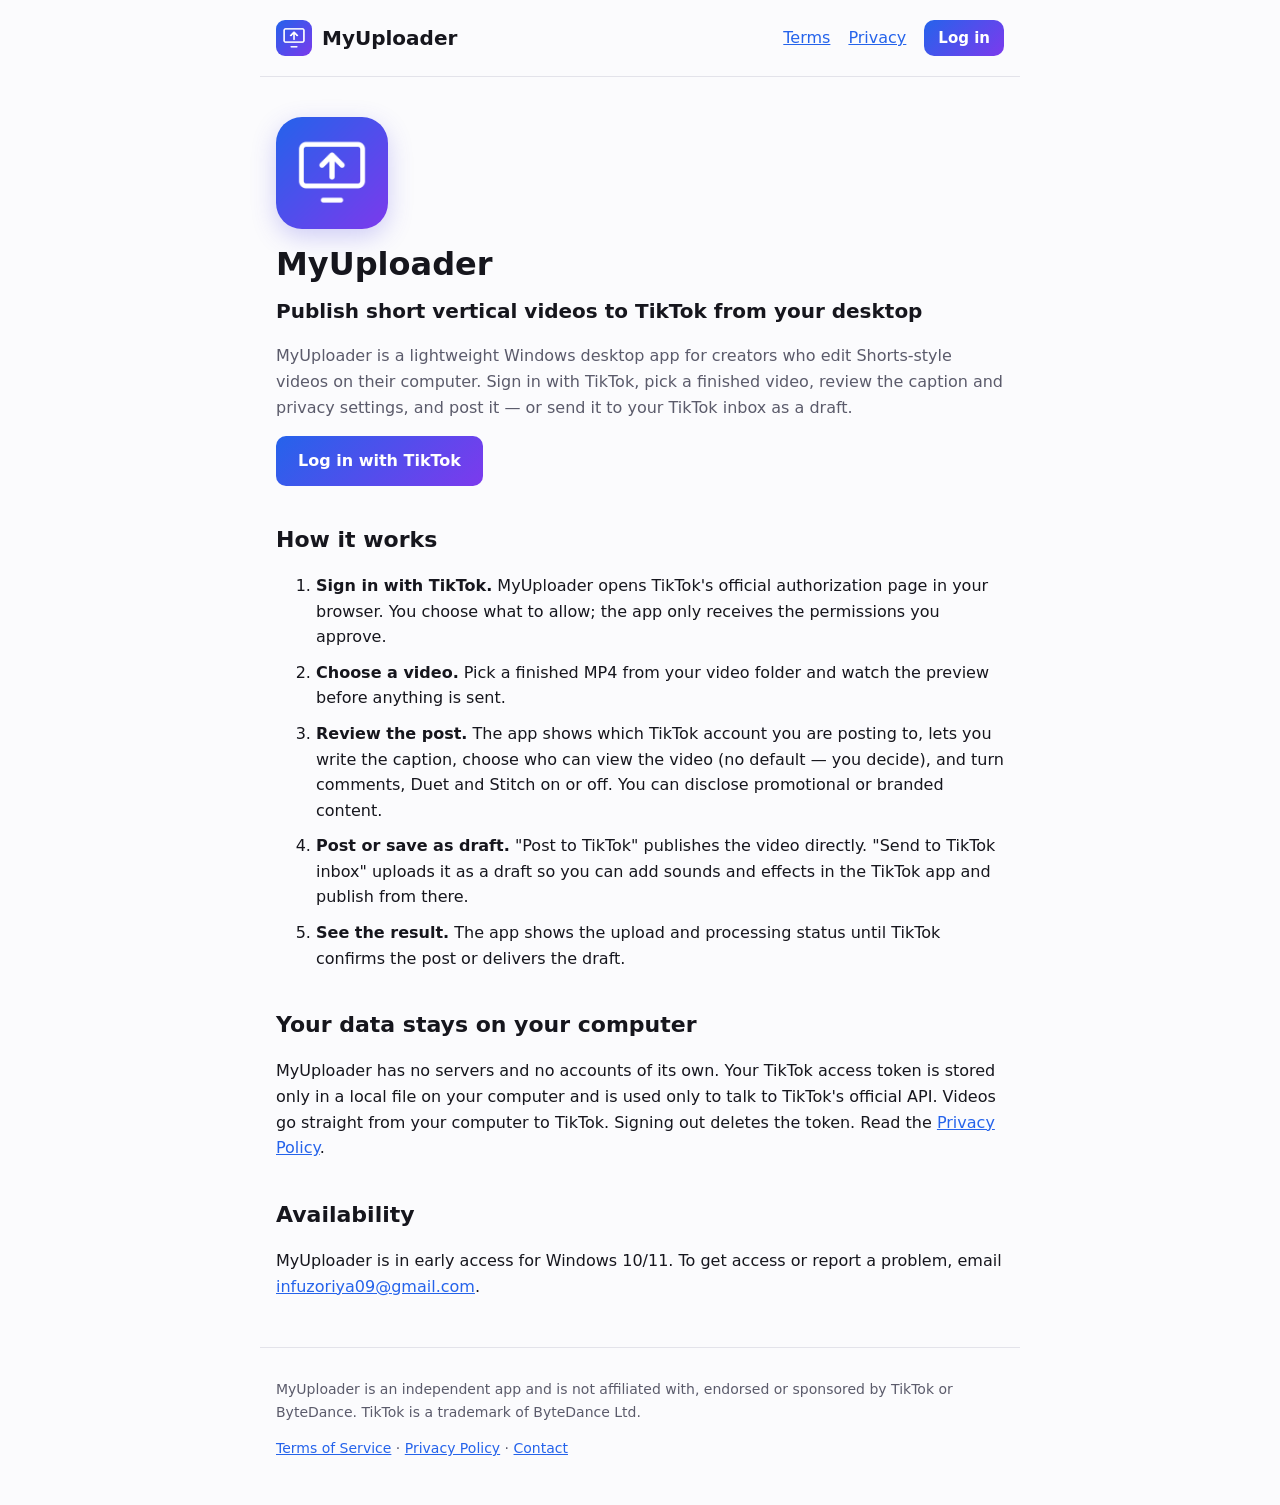
<file: index.html>
<!doctype html>
<html lang="en">
<head>
<meta charset="utf-8">
<meta name="viewport" content="width=device-width, initial-scale=1">
<title>MyUploader</title>
<link rel="stylesheet" href="/style.css">
<link rel="icon" href="/favicon.ico" sizes="any">
<link rel="icon" type="image/png" sizes="32x32" href="/favicon-32.png">
<link rel="apple-touch-icon" href="/apple-touch-icon.png">
</head>
<body>
<header>
  <a class="logo" href="/"><img src="/icon.png" alt="MyUploader app icon" width="36" height="36">MyUploader</a>
  <nav><a href="/terms-of-service/">Terms</a><a href="/privacy-policy/">Privacy</a><a class="btn small" href="/login">Log in</a></nav>
</header>
<main>
  <section class="hero">
    <img class="app-icon" src="/icon.png" alt="MyUploader app icon" width="112" height="112">
    <h1>MyUploader</h1>
    <p class="tagline">Publish short vertical videos to TikTok from your desktop</p>
    <p>MyUploader is a lightweight Windows desktop app for creators who edit Shorts-style videos on their computer.
      Sign in with TikTok, pick a finished video, review the caption and privacy settings, and post it — or send it to your TikTok inbox as a draft.</p>
    <p><a class="btn" href="/login">Log in with TikTok</a></p>
  </section>

  <section>
    <h2>How it works</h2>
    <ol class="steps">
      <li><b>Sign in with TikTok.</b> MyUploader opens TikTok's official authorization page in your browser. You choose what to allow; the app only receives the permissions you approve.</li>
      <li><b>Choose a video.</b> Pick a finished MP4 from your video folder and watch the preview before anything is sent.</li>
      <li><b>Review the post.</b> The app shows which TikTok account you are posting to, lets you write the caption, choose who can view the video (no default — you decide), and turn comments, Duet and Stitch on or off. You can disclose promotional or branded content.</li>
      <li><b>Post or save as draft.</b> "Post to TikTok" publishes the video directly. "Send to TikTok inbox" uploads it as a draft so you can add sounds and effects in the TikTok app and publish from there.</li>
      <li><b>See the result.</b> The app shows the upload and processing status until TikTok confirms the post or delivers the draft.</li>
    </ol>
  </section>

  <section>
    <h2>Your data stays on your computer</h2>
    <p>MyUploader has no servers and no accounts of its own. Your TikTok access token is stored only in a local file on your computer and is used only to talk to TikTok's official API.
      Videos go straight from your computer to TikTok. Signing out deletes the token. Read the <a href="/privacy-policy/">Privacy Policy</a>.</p>
  </section>

  <section>
    <h2>Availability</h2>
    <p>MyUploader is in early access for Windows 10/11. To get access or report a problem, email <a href="mailto:infuzoriya09@gmail.com">infuzoriya09@gmail.com</a>.</p>
  </section>
</main>
<footer>
  <p>MyUploader is an independent app and is not affiliated with, endorsed or sponsored by TikTok or ByteDance. TikTok is a trademark of ByteDance Ltd.</p>
  <p><a href="/terms-of-service/">Terms of Service</a> · <a href="/privacy-policy/">Privacy Policy</a> · <a href="mailto:infuzoriya09@gmail.com">Contact</a></p>
</footer>
</body>
</html>
</file>
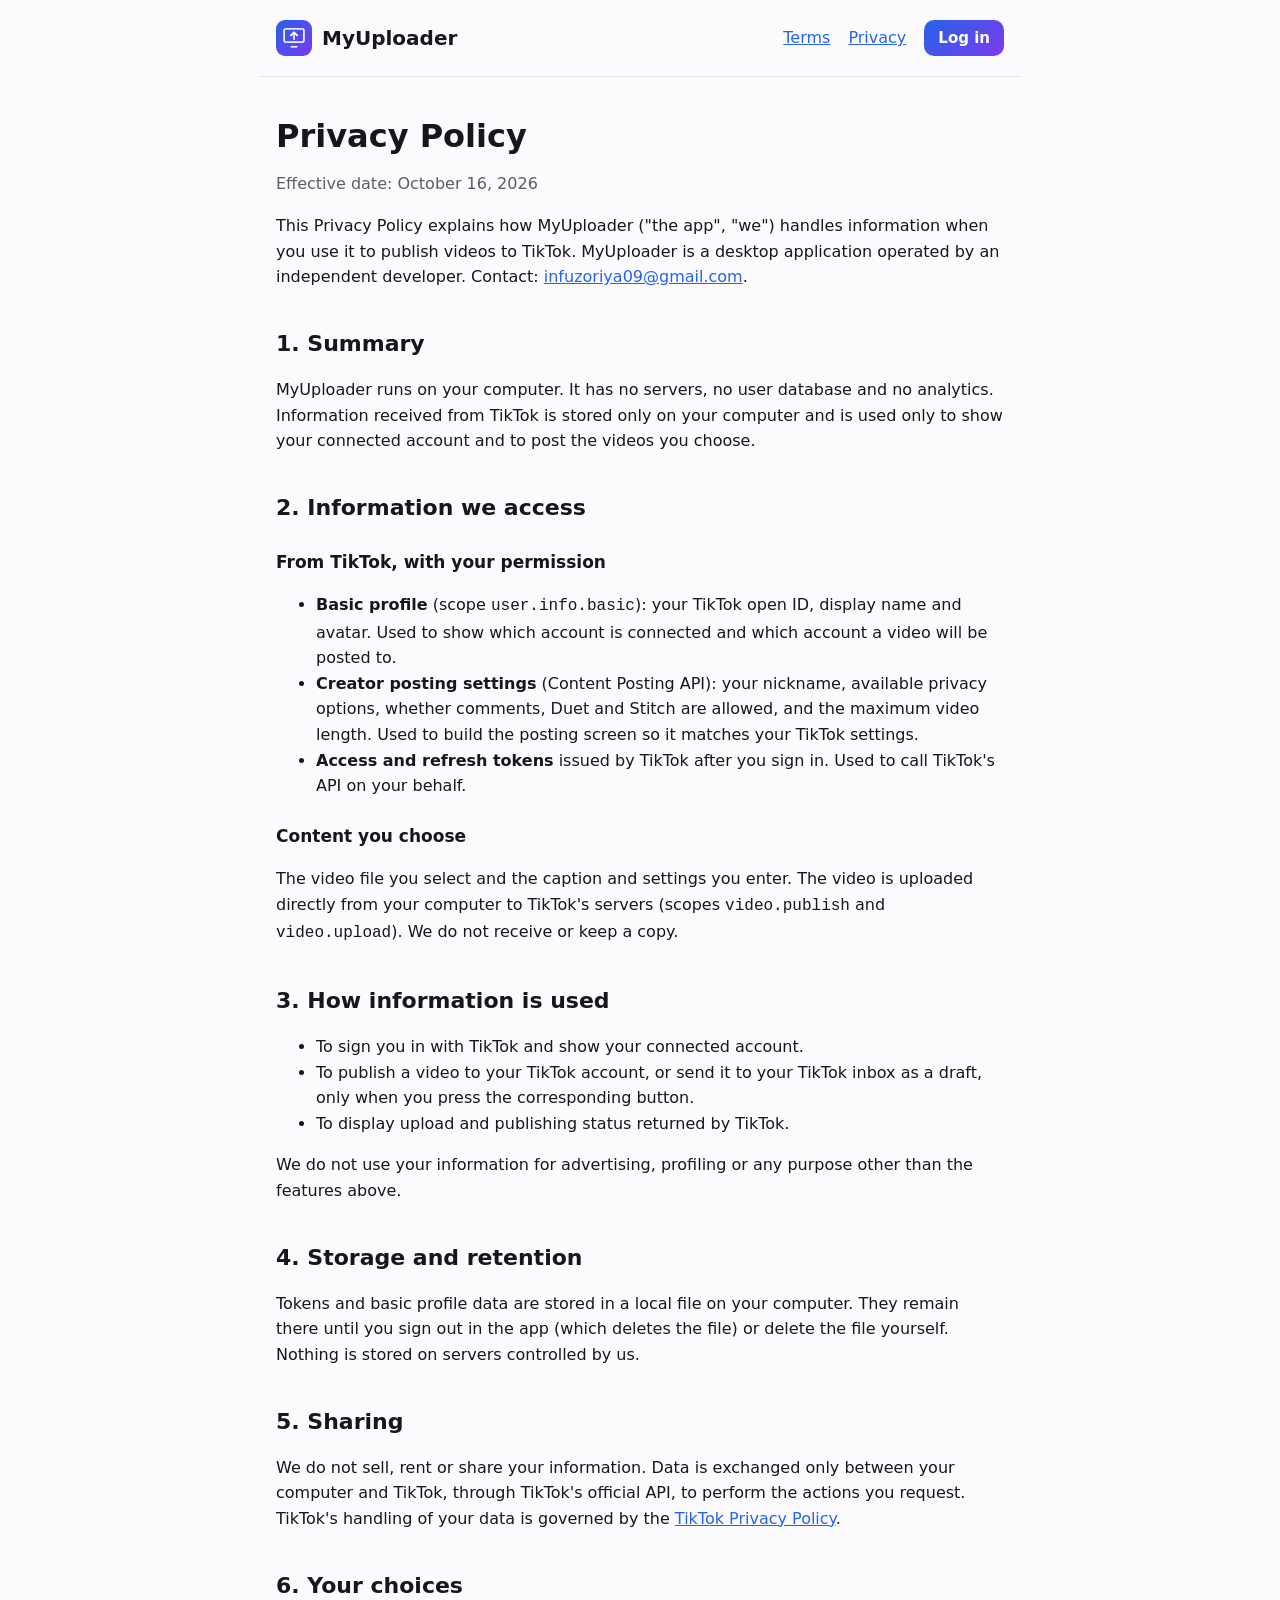
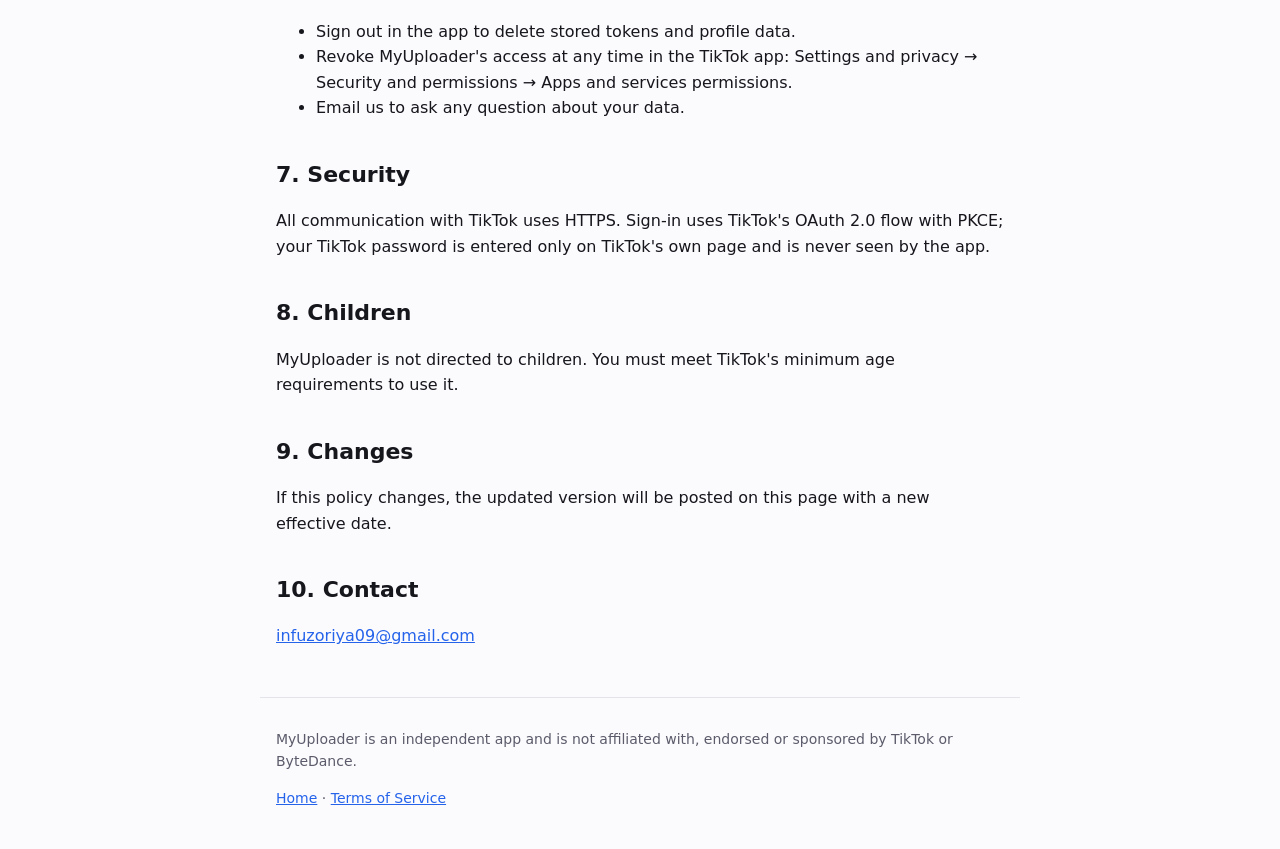
<file: privacy-policy/index.html>
<!doctype html>
<html lang="en">
<head>
<meta charset="utf-8">
<meta name="viewport" content="width=device-width, initial-scale=1">
<title>MyUploader — Privacy Policy</title>
<link rel="stylesheet" href="/style.css">
<link rel="icon" href="/favicon.ico" sizes="any">
<link rel="icon" type="image/png" sizes="32x32" href="/favicon-32.png">
<link rel="apple-touch-icon" href="/apple-touch-icon.png">
</head>
<body>
<header>
  <a class="logo" href="/"><img src="/icon.png" alt="MyUploader app icon" width="36" height="36">MyUploader</a>
  <nav><a href="/terms-of-service/">Terms</a><a href="/privacy-policy/">Privacy</a><a class="btn small" href="/login">Log in</a></nav>
</header>
<main>
<h1>Privacy Policy</h1>
<p class="muted">Effective date: October 16, 2026</p>

<p>This Privacy Policy explains how MyUploader ("the app", "we") handles information when you use it to publish videos to TikTok. MyUploader is a desktop application operated by an independent developer. Contact: <a href="mailto:infuzoriya09@gmail.com">infuzoriya09@gmail.com</a>.</p>

<h2>1. Summary</h2>
<p>MyUploader runs on your computer. It has no servers, no user database and no analytics. Information received from TikTok is stored only on your computer and is used only to show your connected account and to post the videos you choose.</p>

<h2>2. Information we access</h2>
<h3>From TikTok, with your permission</h3>
<ul>
  <li><b>Basic profile</b> (scope <code>user.info.basic</code>): your TikTok open ID, display name and avatar. Used to show which account is connected and which account a video will be posted to.</li>
  <li><b>Creator posting settings</b> (Content Posting API): your nickname, available privacy options, whether comments, Duet and Stitch are allowed, and the maximum video length. Used to build the posting screen so it matches your TikTok settings.</li>
  <li><b>Access and refresh tokens</b> issued by TikTok after you sign in. Used to call TikTok's API on your behalf.</li>
</ul>
<h3>Content you choose</h3>
<p>The video file you select and the caption and settings you enter. The video is uploaded directly from your computer to TikTok's servers (scopes <code>video.publish</code> and <code>video.upload</code>). We do not receive or keep a copy.</p>

<h2>3. How information is used</h2>
<ul>
  <li>To sign you in with TikTok and show your connected account.</li>
  <li>To publish a video to your TikTok account, or send it to your TikTok inbox as a draft, only when you press the corresponding button.</li>
  <li>To display upload and publishing status returned by TikTok.</li>
</ul>
<p>We do not use your information for advertising, profiling or any purpose other than the features above.</p>

<h2>4. Storage and retention</h2>
<p>Tokens and basic profile data are stored in a local file on your computer. They remain there until you sign out in the app (which deletes the file) or delete the file yourself. Nothing is stored on servers controlled by us.</p>

<h2>5. Sharing</h2>
<p>We do not sell, rent or share your information. Data is exchanged only between your computer and TikTok, through TikTok's official API, to perform the actions you request. TikTok's handling of your data is governed by the <a href="https://www.tiktok.com/legal/privacy-policy">TikTok Privacy Policy</a>.</p>

<h2>6. Your choices</h2>
<ul>
  <li>Sign out in the app to delete stored tokens and profile data.</li>
  <li>Revoke MyUploader's access at any time in the TikTok app: Settings and privacy → Security and permissions → Apps and services permissions.</li>
  <li>Email us to ask any question about your data.</li>
</ul>

<h2>7. Security</h2>
<p>All communication with TikTok uses HTTPS. Sign-in uses TikTok's OAuth 2.0 flow with PKCE; your TikTok password is entered only on TikTok's own page and is never seen by the app.</p>

<h2>8. Children</h2>
<p>MyUploader is not directed to children. You must meet TikTok's minimum age requirements to use it.</p>

<h2>9. Changes</h2>
<p>If this policy changes, the updated version will be posted on this page with a new effective date.</p>

<h2>10. Contact</h2>
<p><a href="mailto:infuzoriya09@gmail.com">infuzoriya09@gmail.com</a></p>
</main>
<footer>
  <p>MyUploader is an independent app and is not affiliated with, endorsed or sponsored by TikTok or ByteDance.</p>
  <p><a href="/">Home</a> · <a href="/terms-of-service/">Terms of Service</a></p>
</footer>
</body>
</html>
</file>
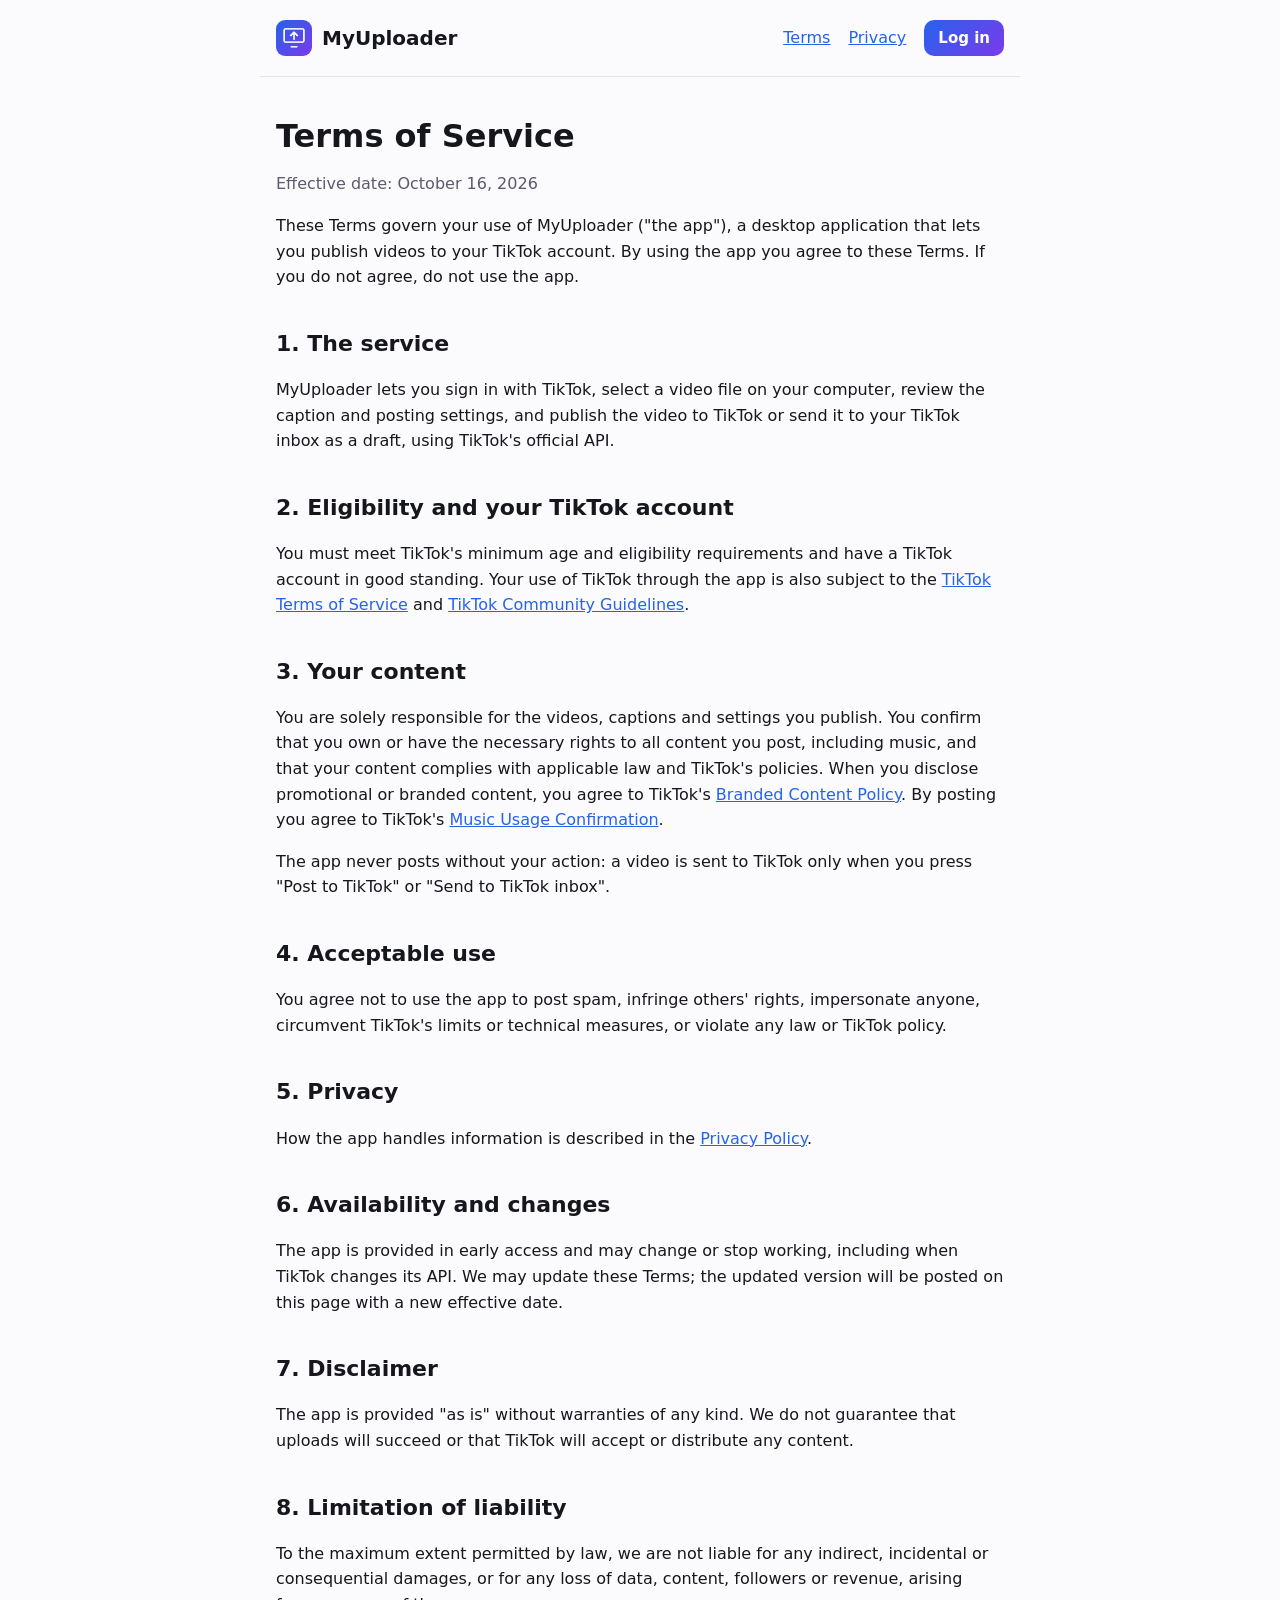
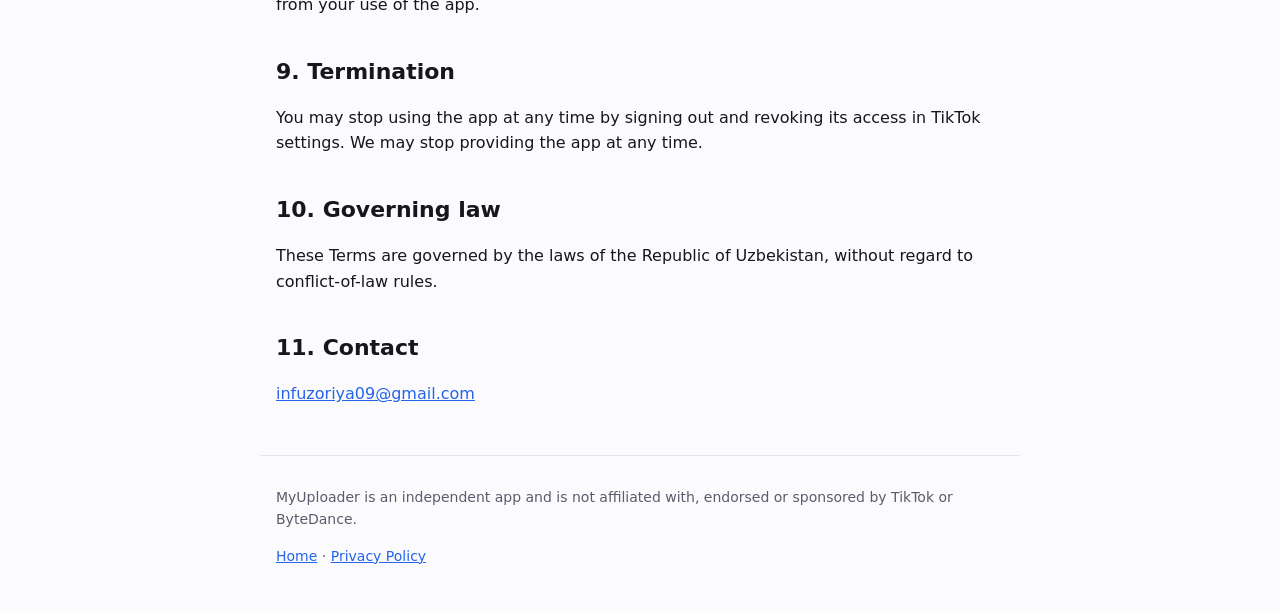
<file: terms-of-service/index.html>
<!doctype html>
<html lang="en">
<head>
<meta charset="utf-8">
<meta name="viewport" content="width=device-width, initial-scale=1">
<title>MyUploader — Terms of Service</title>
<link rel="stylesheet" href="/style.css">
<link rel="icon" href="/favicon.ico" sizes="any">
<link rel="icon" type="image/png" sizes="32x32" href="/favicon-32.png">
<link rel="apple-touch-icon" href="/apple-touch-icon.png">
</head>
<body>
<header>
  <a class="logo" href="/"><img src="/icon.png" alt="MyUploader app icon" width="36" height="36">MyUploader</a>
  <nav><a href="/terms-of-service/">Terms</a><a href="/privacy-policy/">Privacy</a><a class="btn small" href="/login">Log in</a></nav>
</header>
<main>
<h1>Terms of Service</h1>
<p class="muted">Effective date: October 16, 2026</p>

<p>These Terms govern your use of MyUploader ("the app"), a desktop application that lets you publish videos to your TikTok account. By using the app you agree to these Terms. If you do not agree, do not use the app.</p>

<h2>1. The service</h2>
<p>MyUploader lets you sign in with TikTok, select a video file on your computer, review the caption and posting settings, and publish the video to TikTok or send it to your TikTok inbox as a draft, using TikTok's official API.</p>

<h2>2. Eligibility and your TikTok account</h2>
<p>You must meet TikTok's minimum age and eligibility requirements and have a TikTok account in good standing. Your use of TikTok through the app is also subject to the <a href="https://www.tiktok.com/legal/terms-of-service">TikTok Terms of Service</a> and <a href="https://www.tiktok.com/community-guidelines">TikTok Community Guidelines</a>.</p>

<h2>3. Your content</h2>
<p>You are solely responsible for the videos, captions and settings you publish. You confirm that you own or have the necessary rights to all content you post, including music, and that your content complies with applicable law and TikTok's policies. When you disclose promotional or branded content, you agree to TikTok's <a href="https://www.tiktok.com/legal/page/global/bc-policy/en">Branded Content Policy</a>. By posting you agree to TikTok's <a href="https://www.tiktok.com/legal/page/global/music-usage-confirmation/en">Music Usage Confirmation</a>.</p>
<p>The app never posts without your action: a video is sent to TikTok only when you press "Post to TikTok" or "Send to TikTok inbox".</p>

<h2>4. Acceptable use</h2>
<p>You agree not to use the app to post spam, infringe others' rights, impersonate anyone, circumvent TikTok's limits or technical measures, or violate any law or TikTok policy.</p>

<h2>5. Privacy</h2>
<p>How the app handles information is described in the <a href="/privacy-policy/">Privacy Policy</a>.</p>

<h2>6. Availability and changes</h2>
<p>The app is provided in early access and may change or stop working, including when TikTok changes its API. We may update these Terms; the updated version will be posted on this page with a new effective date.</p>

<h2>7. Disclaimer</h2>
<p>The app is provided "as is" without warranties of any kind. We do not guarantee that uploads will succeed or that TikTok will accept or distribute any content.</p>

<h2>8. Limitation of liability</h2>
<p>To the maximum extent permitted by law, we are not liable for any indirect, incidental or consequential damages, or for any loss of data, content, followers or revenue, arising from your use of the app.</p>

<h2>9. Termination</h2>
<p>You may stop using the app at any time by signing out and revoking its access in TikTok settings. We may stop providing the app at any time.</p>

<h2>10. Governing law</h2>
<p>These Terms are governed by the laws of the Republic of Uzbekistan, without regard to conflict-of-law rules.</p>

<h2>11. Contact</h2>
<p><a href="mailto:infuzoriya09@gmail.com">infuzoriya09@gmail.com</a></p>
</main>
<footer>
  <p>MyUploader is an independent app and is not affiliated with, endorsed or sponsored by TikTok or ByteDance.</p>
  <p><a href="/">Home</a> · <a href="/privacy-policy/">Privacy Policy</a></p>
</footer>
</body>
</html>
</file>
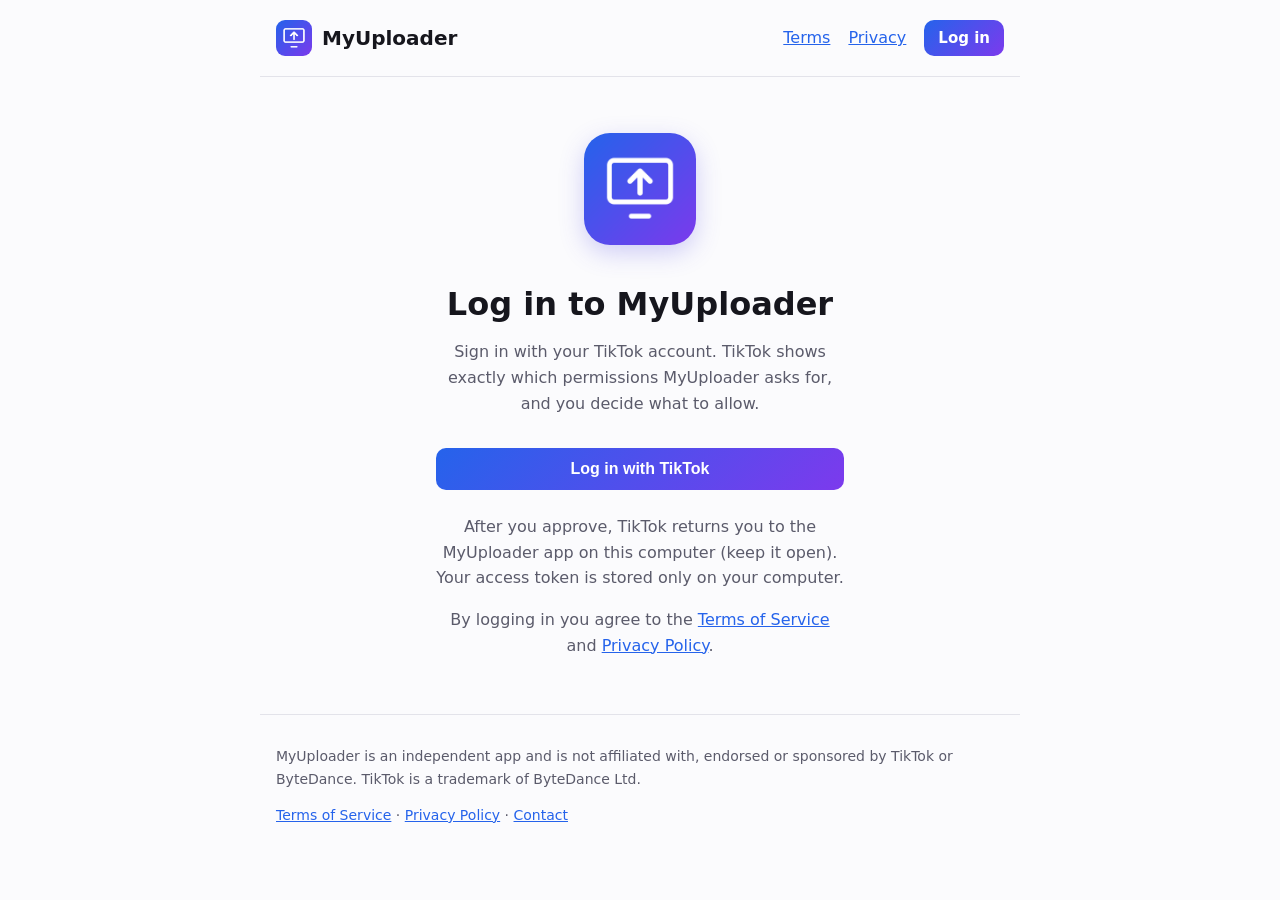
<file: login.html>
<!doctype html>
<html lang="en">
<head>
<meta charset="utf-8">
<meta name="viewport" content="width=device-width, initial-scale=1">
<title>MyUploader — Log in</title>
<link rel="stylesheet" href="/style.css">
<link rel="icon" href="/favicon.ico" sizes="any">
<link rel="icon" type="image/png" sizes="32x32" href="/favicon-32.png">
<link rel="apple-touch-icon" href="/apple-touch-icon.png">
</head>
<body>
<header>
  <a class="logo" href="/"><img src="/icon.png" alt="MyUploader app icon" width="36" height="36">MyUploader</a>
  <nav><a href="/terms-of-service/">Terms</a><a href="/privacy-policy/">Privacy</a><a class="btn small" href="/login">Log in</a></nav>
</header>
<main class="login">
  <img class="app-icon" src="/icon.png" alt="MyUploader app icon" width="112" height="112">
  <h1>Log in to MyUploader</h1>
  <p class="muted">Sign in with your TikTok account. TikTok shows exactly which permissions MyUploader asks for, and you decide what to allow.</p>
  <button class="btn" id="login" type="button">Log in with TikTok</button>
  <p class="muted">After you approve, TikTok returns you to the MyUploader app on this computer (keep it open). Your access token is stored only on your computer.</p>
  <p class="muted">By logging in you agree to the <a href="/terms-of-service/">Terms of Service</a> and <a href="/privacy-policy/">Privacy Policy</a>.</p>
</main>
<script>
// TikTok client key is public (it is part of every authorize URL).
const CLIENT_KEY = "sbawwg6xcqf8h7a2sg";
const hex = b => [...new Uint8Array(b)].map(x => x.toString(16).padStart(2, "0")).join("");
document.getElementById("login").onclick = async () => {
  // TikTok desktop PKCE: SHA-256 challenge, hex-encoded. The desktop app
  // finishes sign-in with its own verifier when TikTok redirects back to it.
  const verifier = hex(crypto.getRandomValues(new Uint8Array(32)));
  const challenge = hex(await crypto.subtle.digest("SHA-256", new TextEncoder().encode(verifier)));
  location.href = "https://www.tiktok.com/v2/auth/authorize/?" + new URLSearchParams({
    client_key: CLIENT_KEY, response_type: "code", scope: "user.info.basic,video.publish,video.upload",
    redirect_uri: "http://localhost:8765/callback/", state: "web", code_challenge: challenge,
    code_challenge_method: "S256"});
};
</script>
<footer>
  <p>MyUploader is an independent app and is not affiliated with, endorsed or sponsored by TikTok or ByteDance. TikTok is a trademark of ByteDance Ltd.</p>
  <p><a href="/terms-of-service/">Terms of Service</a> · <a href="/privacy-policy/">Privacy Policy</a> · <a href="mailto:infuzoriya09@gmail.com">Contact</a></p>
</footer>
</body>
</html>
</file>
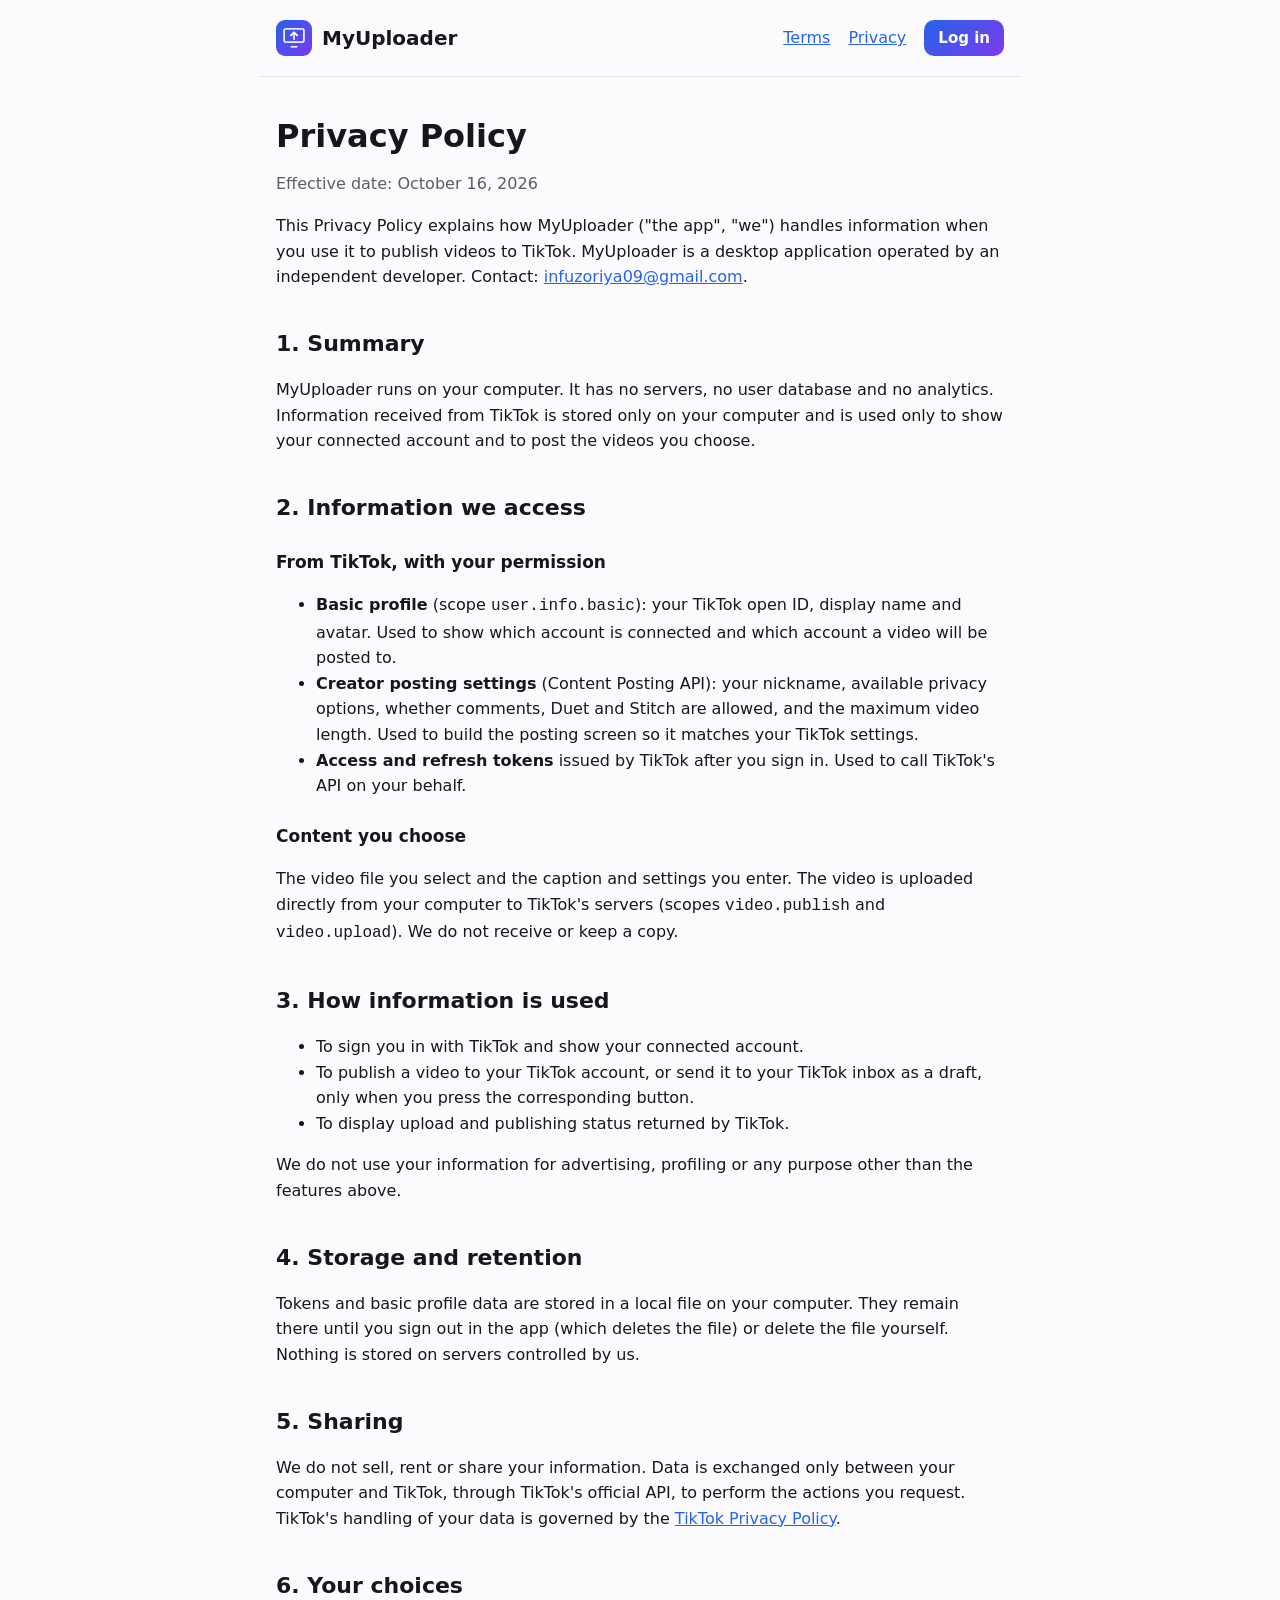
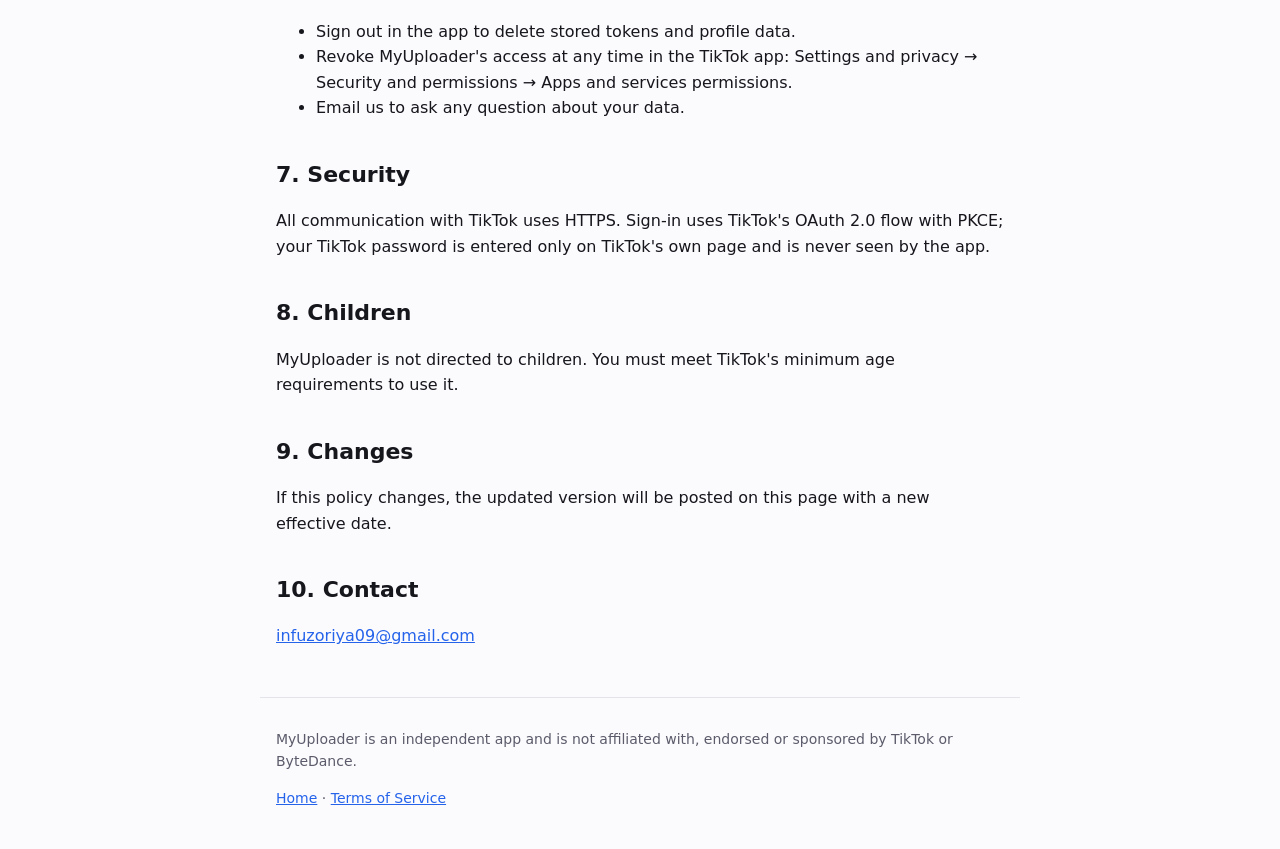
<file: privacy-policy.html>
<!doctype html>
<html lang="en">
<head>
<meta charset="utf-8">
<meta name="viewport" content="width=device-width, initial-scale=1">
<title>MyUploader — Privacy Policy</title>
<link rel="stylesheet" href="style.css">
<link rel="icon" href="favicon.ico" sizes="any">
<link rel="icon" type="image/png" sizes="32x32" href="favicon-32.png">
<link rel="apple-touch-icon" href="apple-touch-icon.png">
</head>
<body>
<header>
  <a class="logo" href="./"><img src="icon.png" alt="MyUploader app icon" width="36" height="36">MyUploader</a>
  <nav><a href="terms-of-service">Terms</a><a href="privacy-policy">Privacy</a><a class="btn small" href="login">Log in</a></nav>
</header>
<main>
<h1>Privacy Policy</h1>
<p class="muted">Effective date: October 16, 2026</p>

<p>This Privacy Policy explains how MyUploader ("the app", "we") handles information when you use it to publish videos to TikTok. MyUploader is a desktop application operated by an independent developer. Contact: <a href="mailto:infuzoriya09@gmail.com">infuzoriya09@gmail.com</a>.</p>

<h2>1. Summary</h2>
<p>MyUploader runs on your computer. It has no servers, no user database and no analytics. Information received from TikTok is stored only on your computer and is used only to show your connected account and to post the videos you choose.</p>

<h2>2. Information we access</h2>
<h3>From TikTok, with your permission</h3>
<ul>
  <li><b>Basic profile</b> (scope <code>user.info.basic</code>): your TikTok open ID, display name and avatar. Used to show which account is connected and which account a video will be posted to.</li>
  <li><b>Creator posting settings</b> (Content Posting API): your nickname, available privacy options, whether comments, Duet and Stitch are allowed, and the maximum video length. Used to build the posting screen so it matches your TikTok settings.</li>
  <li><b>Access and refresh tokens</b> issued by TikTok after you sign in. Used to call TikTok's API on your behalf.</li>
</ul>
<h3>Content you choose</h3>
<p>The video file you select and the caption and settings you enter. The video is uploaded directly from your computer to TikTok's servers (scopes <code>video.publish</code> and <code>video.upload</code>). We do not receive or keep a copy.</p>

<h2>3. How information is used</h2>
<ul>
  <li>To sign you in with TikTok and show your connected account.</li>
  <li>To publish a video to your TikTok account, or send it to your TikTok inbox as a draft, only when you press the corresponding button.</li>
  <li>To display upload and publishing status returned by TikTok.</li>
</ul>
<p>We do not use your information for advertising, profiling or any purpose other than the features above.</p>

<h2>4. Storage and retention</h2>
<p>Tokens and basic profile data are stored in a local file on your computer. They remain there until you sign out in the app (which deletes the file) or delete the file yourself. Nothing is stored on servers controlled by us.</p>

<h2>5. Sharing</h2>
<p>We do not sell, rent or share your information. Data is exchanged only between your computer and TikTok, through TikTok's official API, to perform the actions you request. TikTok's handling of your data is governed by the <a href="https://www.tiktok.com/legal/privacy-policy">TikTok Privacy Policy</a>.</p>

<h2>6. Your choices</h2>
<ul>
  <li>Sign out in the app to delete stored tokens and profile data.</li>
  <li>Revoke MyUploader's access at any time in the TikTok app: Settings and privacy → Security and permissions → Apps and services permissions.</li>
  <li>Email us to ask any question about your data.</li>
</ul>

<h2>7. Security</h2>
<p>All communication with TikTok uses HTTPS. Sign-in uses TikTok's OAuth 2.0 flow with PKCE; your TikTok password is entered only on TikTok's own page and is never seen by the app.</p>

<h2>8. Children</h2>
<p>MyUploader is not directed to children. You must meet TikTok's minimum age requirements to use it.</p>

<h2>9. Changes</h2>
<p>If this policy changes, the updated version will be posted on this page with a new effective date.</p>

<h2>10. Contact</h2>
<p><a href="mailto:infuzoriya09@gmail.com">infuzoriya09@gmail.com</a></p>
</main>
<footer>
  <p>MyUploader is an independent app and is not affiliated with, endorsed or sponsored by TikTok or ByteDance.</p>
  <p><a href="./">Home</a> · <a href="terms-of-service">Terms of Service</a></p>
</footer>
</body>
</html>
</file>
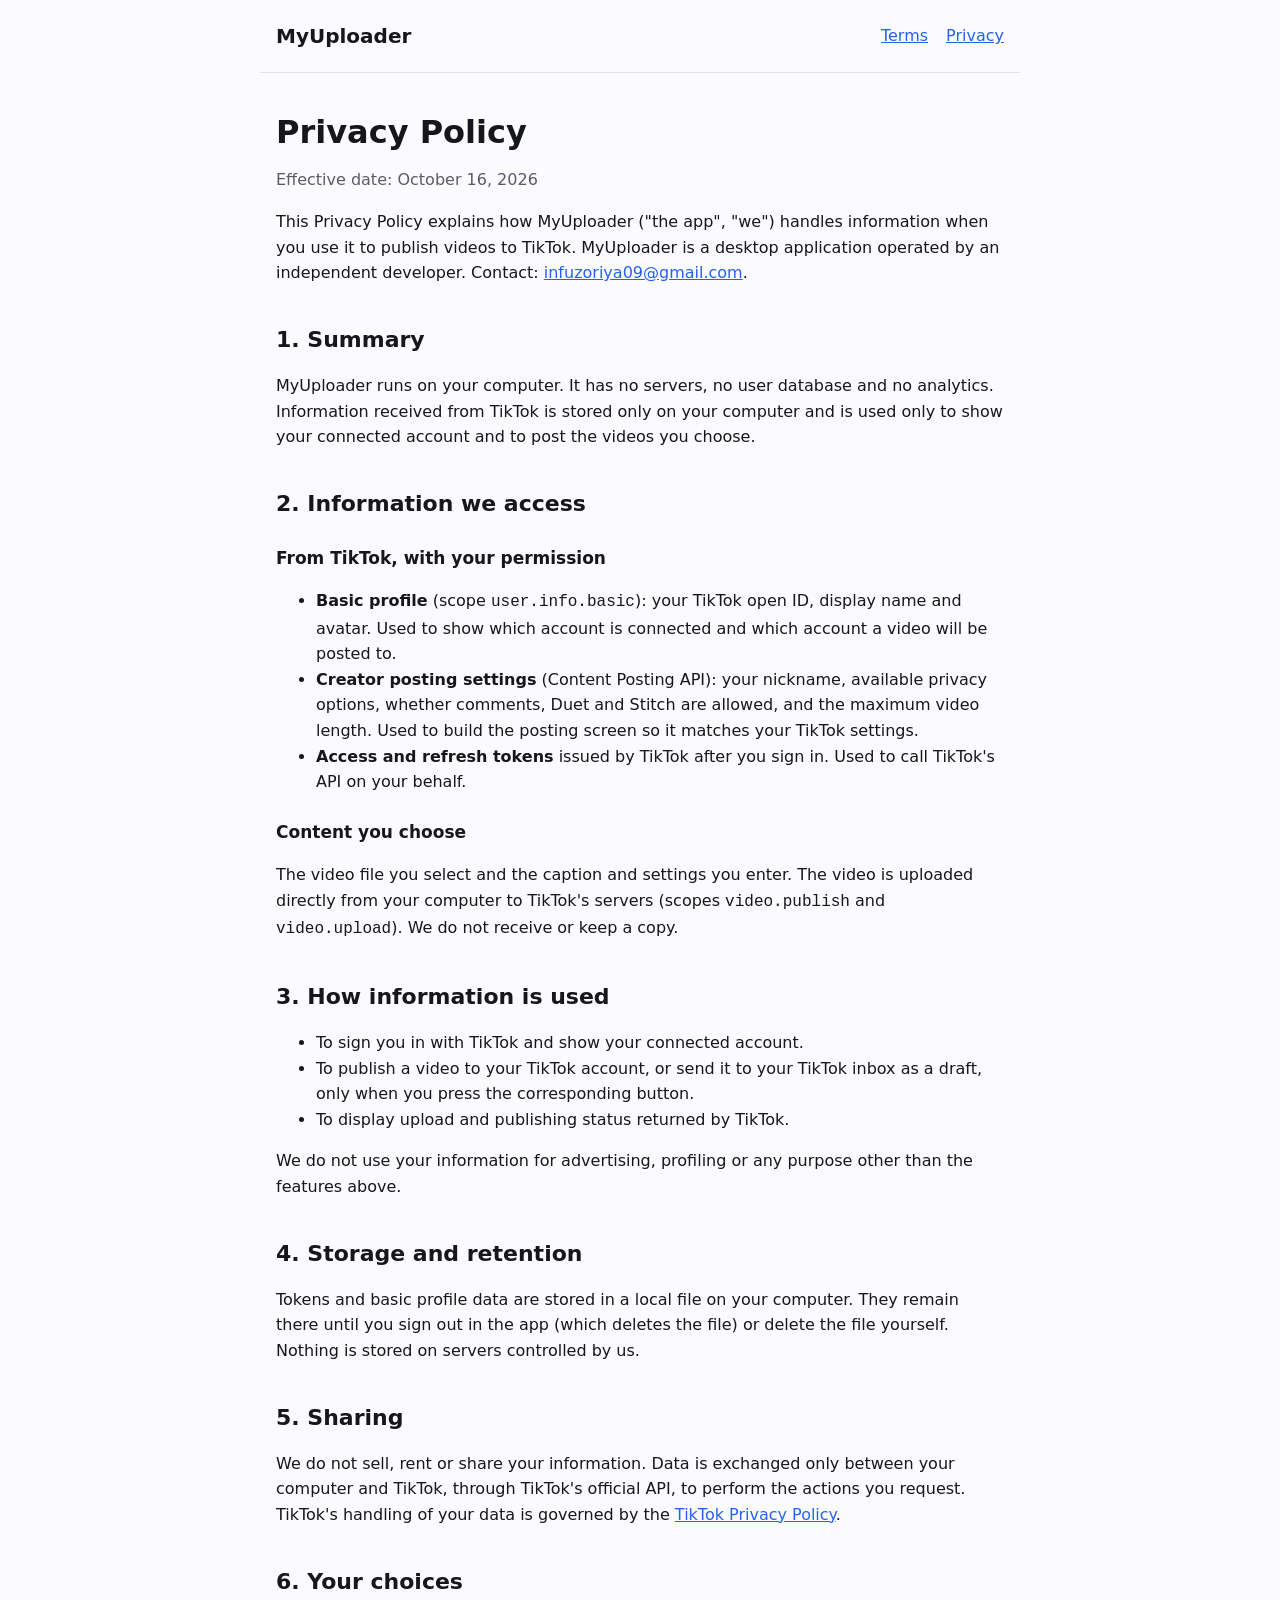
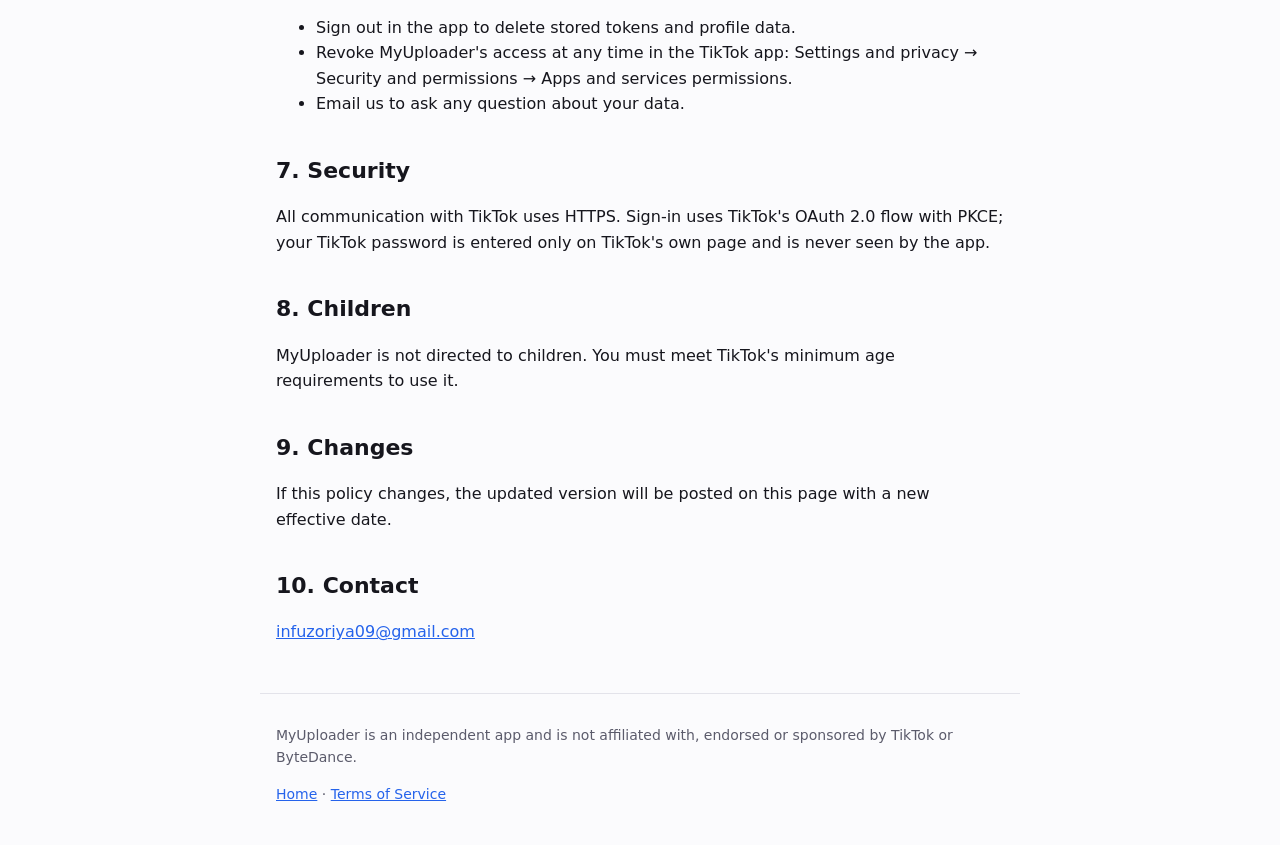
<file: privacy.html>
<!doctype html>
<html lang="en">
<head>
<meta charset="utf-8">
<meta name="viewport" content="width=device-width, initial-scale=1">
<title>MyUploader — Privacy Policy</title>
<link rel="stylesheet" href="style.css">
</head>
<body>
<header>
  <a class="logo" href="./">MyUploader</a>
  <nav><a href="terms.html">Terms</a><a href="privacy.html">Privacy</a></nav>
</header>
<main>
<h1>Privacy Policy</h1>
<p class="muted">Effective date: October 16, 2026</p>

<p>This Privacy Policy explains how MyUploader ("the app", "we") handles information when you use it to publish videos to TikTok. MyUploader is a desktop application operated by an independent developer. Contact: <a href="mailto:infuzoriya09@gmail.com">infuzoriya09@gmail.com</a>.</p>

<h2>1. Summary</h2>
<p>MyUploader runs on your computer. It has no servers, no user database and no analytics. Information received from TikTok is stored only on your computer and is used only to show your connected account and to post the videos you choose.</p>

<h2>2. Information we access</h2>
<h3>From TikTok, with your permission</h3>
<ul>
  <li><b>Basic profile</b> (scope <code>user.info.basic</code>): your TikTok open ID, display name and avatar. Used to show which account is connected and which account a video will be posted to.</li>
  <li><b>Creator posting settings</b> (Content Posting API): your nickname, available privacy options, whether comments, Duet and Stitch are allowed, and the maximum video length. Used to build the posting screen so it matches your TikTok settings.</li>
  <li><b>Access and refresh tokens</b> issued by TikTok after you sign in. Used to call TikTok's API on your behalf.</li>
</ul>
<h3>Content you choose</h3>
<p>The video file you select and the caption and settings you enter. The video is uploaded directly from your computer to TikTok's servers (scopes <code>video.publish</code> and <code>video.upload</code>). We do not receive or keep a copy.</p>

<h2>3. How information is used</h2>
<ul>
  <li>To sign you in with TikTok and show your connected account.</li>
  <li>To publish a video to your TikTok account, or send it to your TikTok inbox as a draft, only when you press the corresponding button.</li>
  <li>To display upload and publishing status returned by TikTok.</li>
</ul>
<p>We do not use your information for advertising, profiling or any purpose other than the features above.</p>

<h2>4. Storage and retention</h2>
<p>Tokens and basic profile data are stored in a local file on your computer. They remain there until you sign out in the app (which deletes the file) or delete the file yourself. Nothing is stored on servers controlled by us.</p>

<h2>5. Sharing</h2>
<p>We do not sell, rent or share your information. Data is exchanged only between your computer and TikTok, through TikTok's official API, to perform the actions you request. TikTok's handling of your data is governed by the <a href="https://www.tiktok.com/legal/privacy-policy">TikTok Privacy Policy</a>.</p>

<h2>6. Your choices</h2>
<ul>
  <li>Sign out in the app to delete stored tokens and profile data.</li>
  <li>Revoke MyUploader's access at any time in the TikTok app: Settings and privacy → Security and permissions → Apps and services permissions.</li>
  <li>Email us to ask any question about your data.</li>
</ul>

<h2>7. Security</h2>
<p>All communication with TikTok uses HTTPS. Sign-in uses TikTok's OAuth 2.0 flow with PKCE; your TikTok password is entered only on TikTok's own page and is never seen by the app.</p>

<h2>8. Children</h2>
<p>MyUploader is not directed to children. You must meet TikTok's minimum age requirements to use it.</p>

<h2>9. Changes</h2>
<p>If this policy changes, the updated version will be posted on this page with a new effective date.</p>

<h2>10. Contact</h2>
<p><a href="mailto:infuzoriya09@gmail.com">infuzoriya09@gmail.com</a></p>
</main>
<footer>
  <p>MyUploader is an independent app and is not affiliated with, endorsed or sponsored by TikTok or ByteDance.</p>
  <p><a href="./">Home</a> · <a href="terms.html">Terms of Service</a></p>
</footer>
</body>
</html>
</file>
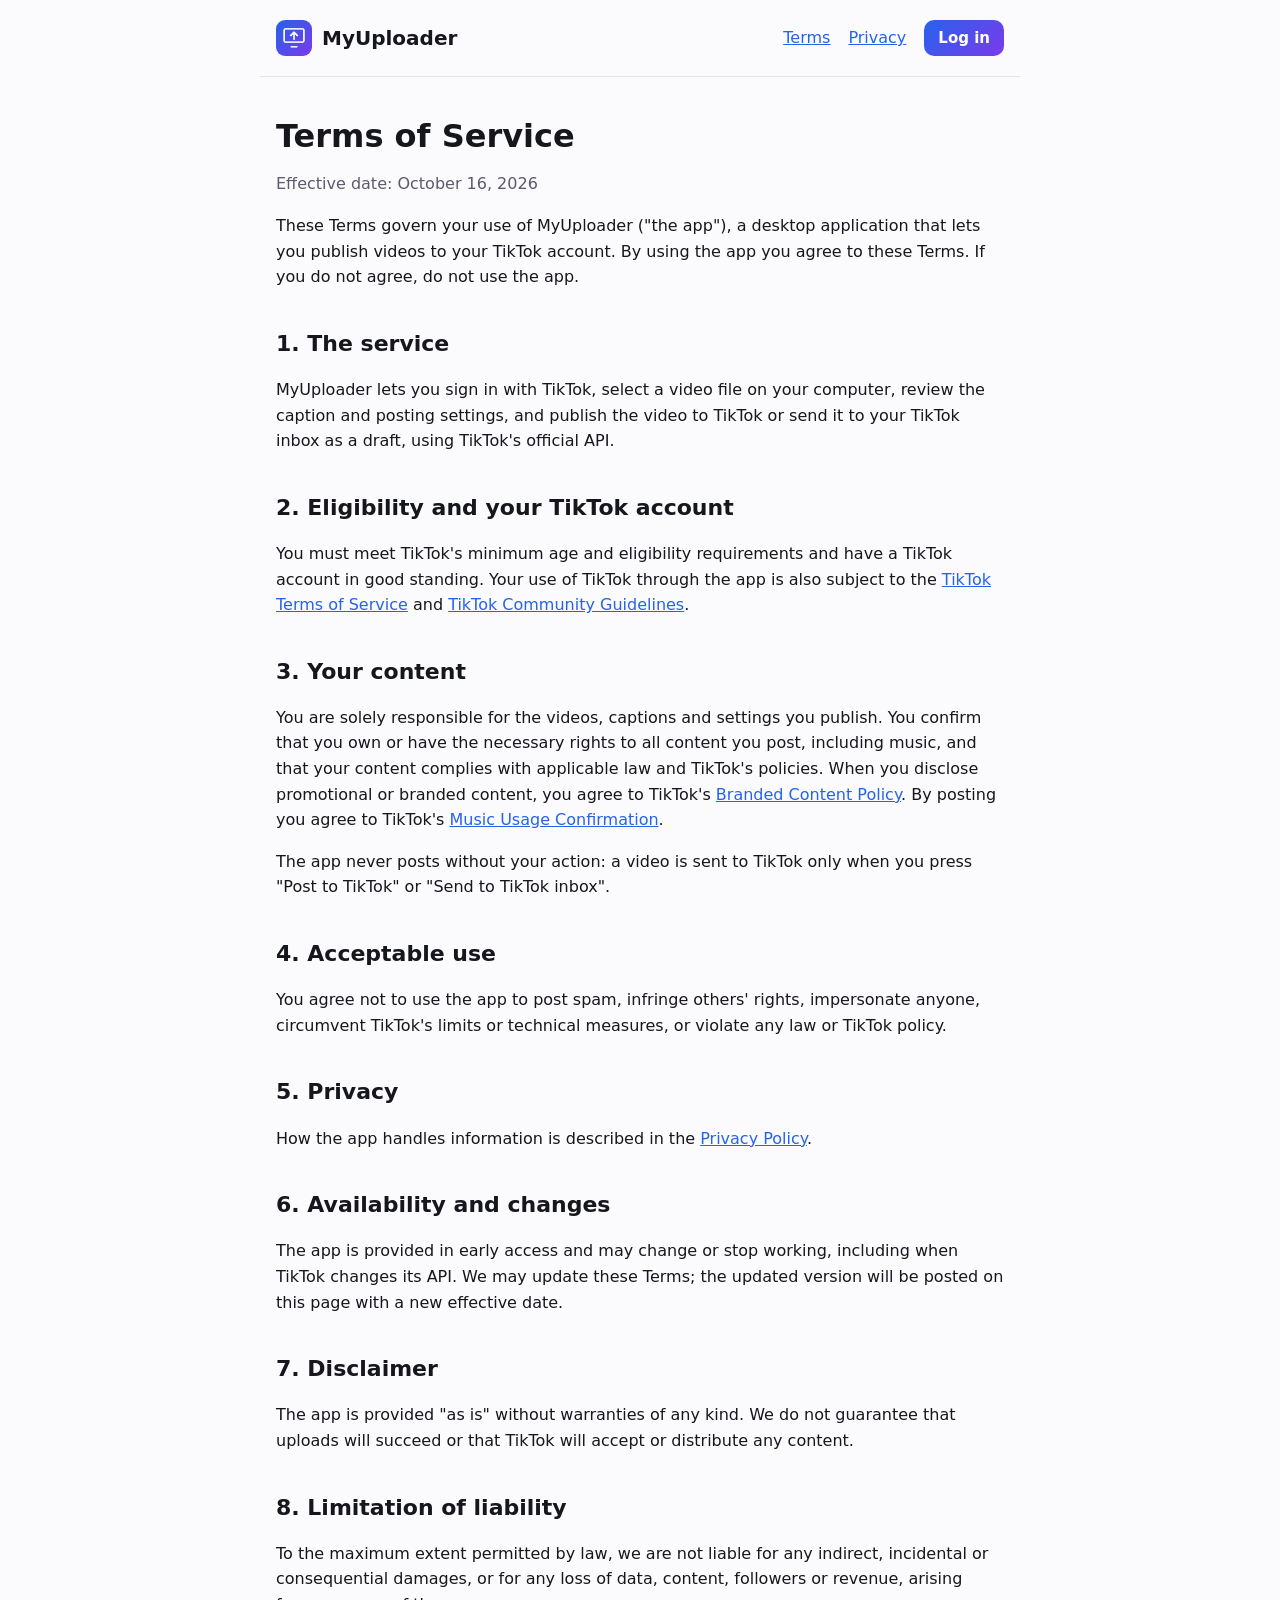
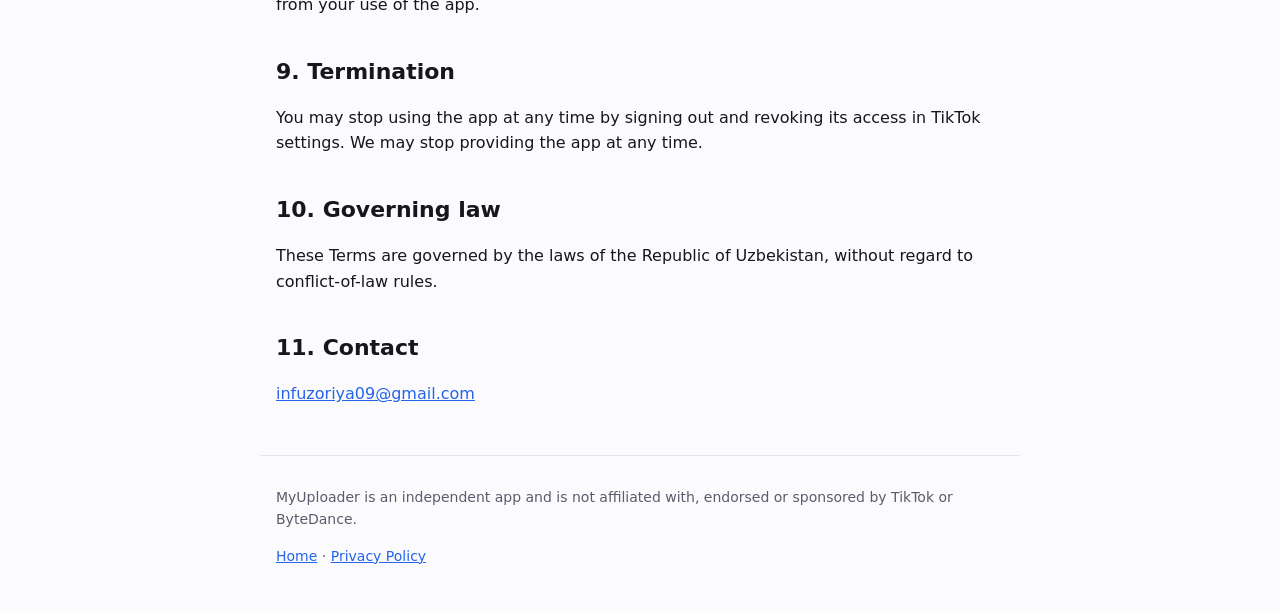
<file: terms-of-service.html>
<!doctype html>
<html lang="en">
<head>
<meta charset="utf-8">
<meta name="viewport" content="width=device-width, initial-scale=1">
<title>MyUploader — Terms of Service</title>
<link rel="stylesheet" href="style.css">
<link rel="icon" href="favicon.ico" sizes="any">
<link rel="icon" type="image/png" sizes="32x32" href="favicon-32.png">
<link rel="apple-touch-icon" href="apple-touch-icon.png">
</head>
<body>
<header>
  <a class="logo" href="./"><img src="icon.png" alt="MyUploader app icon" width="36" height="36">MyUploader</a>
  <nav><a href="terms-of-service">Terms</a><a href="privacy-policy">Privacy</a><a class="btn small" href="login">Log in</a></nav>
</header>
<main>
<h1>Terms of Service</h1>
<p class="muted">Effective date: October 16, 2026</p>

<p>These Terms govern your use of MyUploader ("the app"), a desktop application that lets you publish videos to your TikTok account. By using the app you agree to these Terms. If you do not agree, do not use the app.</p>

<h2>1. The service</h2>
<p>MyUploader lets you sign in with TikTok, select a video file on your computer, review the caption and posting settings, and publish the video to TikTok or send it to your TikTok inbox as a draft, using TikTok's official API.</p>

<h2>2. Eligibility and your TikTok account</h2>
<p>You must meet TikTok's minimum age and eligibility requirements and have a TikTok account in good standing. Your use of TikTok through the app is also subject to the <a href="https://www.tiktok.com/legal/terms-of-service">TikTok Terms of Service</a> and <a href="https://www.tiktok.com/community-guidelines">TikTok Community Guidelines</a>.</p>

<h2>3. Your content</h2>
<p>You are solely responsible for the videos, captions and settings you publish. You confirm that you own or have the necessary rights to all content you post, including music, and that your content complies with applicable law and TikTok's policies. When you disclose promotional or branded content, you agree to TikTok's <a href="https://www.tiktok.com/legal/page/global/bc-policy/en">Branded Content Policy</a>. By posting you agree to TikTok's <a href="https://www.tiktok.com/legal/page/global/music-usage-confirmation/en">Music Usage Confirmation</a>.</p>
<p>The app never posts without your action: a video is sent to TikTok only when you press "Post to TikTok" or "Send to TikTok inbox".</p>

<h2>4. Acceptable use</h2>
<p>You agree not to use the app to post spam, infringe others' rights, impersonate anyone, circumvent TikTok's limits or technical measures, or violate any law or TikTok policy.</p>

<h2>5. Privacy</h2>
<p>How the app handles information is described in the <a href="privacy-policy">Privacy Policy</a>.</p>

<h2>6. Availability and changes</h2>
<p>The app is provided in early access and may change or stop working, including when TikTok changes its API. We may update these Terms; the updated version will be posted on this page with a new effective date.</p>

<h2>7. Disclaimer</h2>
<p>The app is provided "as is" without warranties of any kind. We do not guarantee that uploads will succeed or that TikTok will accept or distribute any content.</p>

<h2>8. Limitation of liability</h2>
<p>To the maximum extent permitted by law, we are not liable for any indirect, incidental or consequential damages, or for any loss of data, content, followers or revenue, arising from your use of the app.</p>

<h2>9. Termination</h2>
<p>You may stop using the app at any time by signing out and revoking its access in TikTok settings. We may stop providing the app at any time.</p>

<h2>10. Governing law</h2>
<p>These Terms are governed by the laws of the Republic of Uzbekistan, without regard to conflict-of-law rules.</p>

<h2>11. Contact</h2>
<p><a href="mailto:infuzoriya09@gmail.com">infuzoriya09@gmail.com</a></p>
</main>
<footer>
  <p>MyUploader is an independent app and is not affiliated with, endorsed or sponsored by TikTok or ByteDance.</p>
  <p><a href="./">Home</a> · <a href="privacy-policy">Privacy Policy</a></p>
</footer>
</body>
</html>
</file>
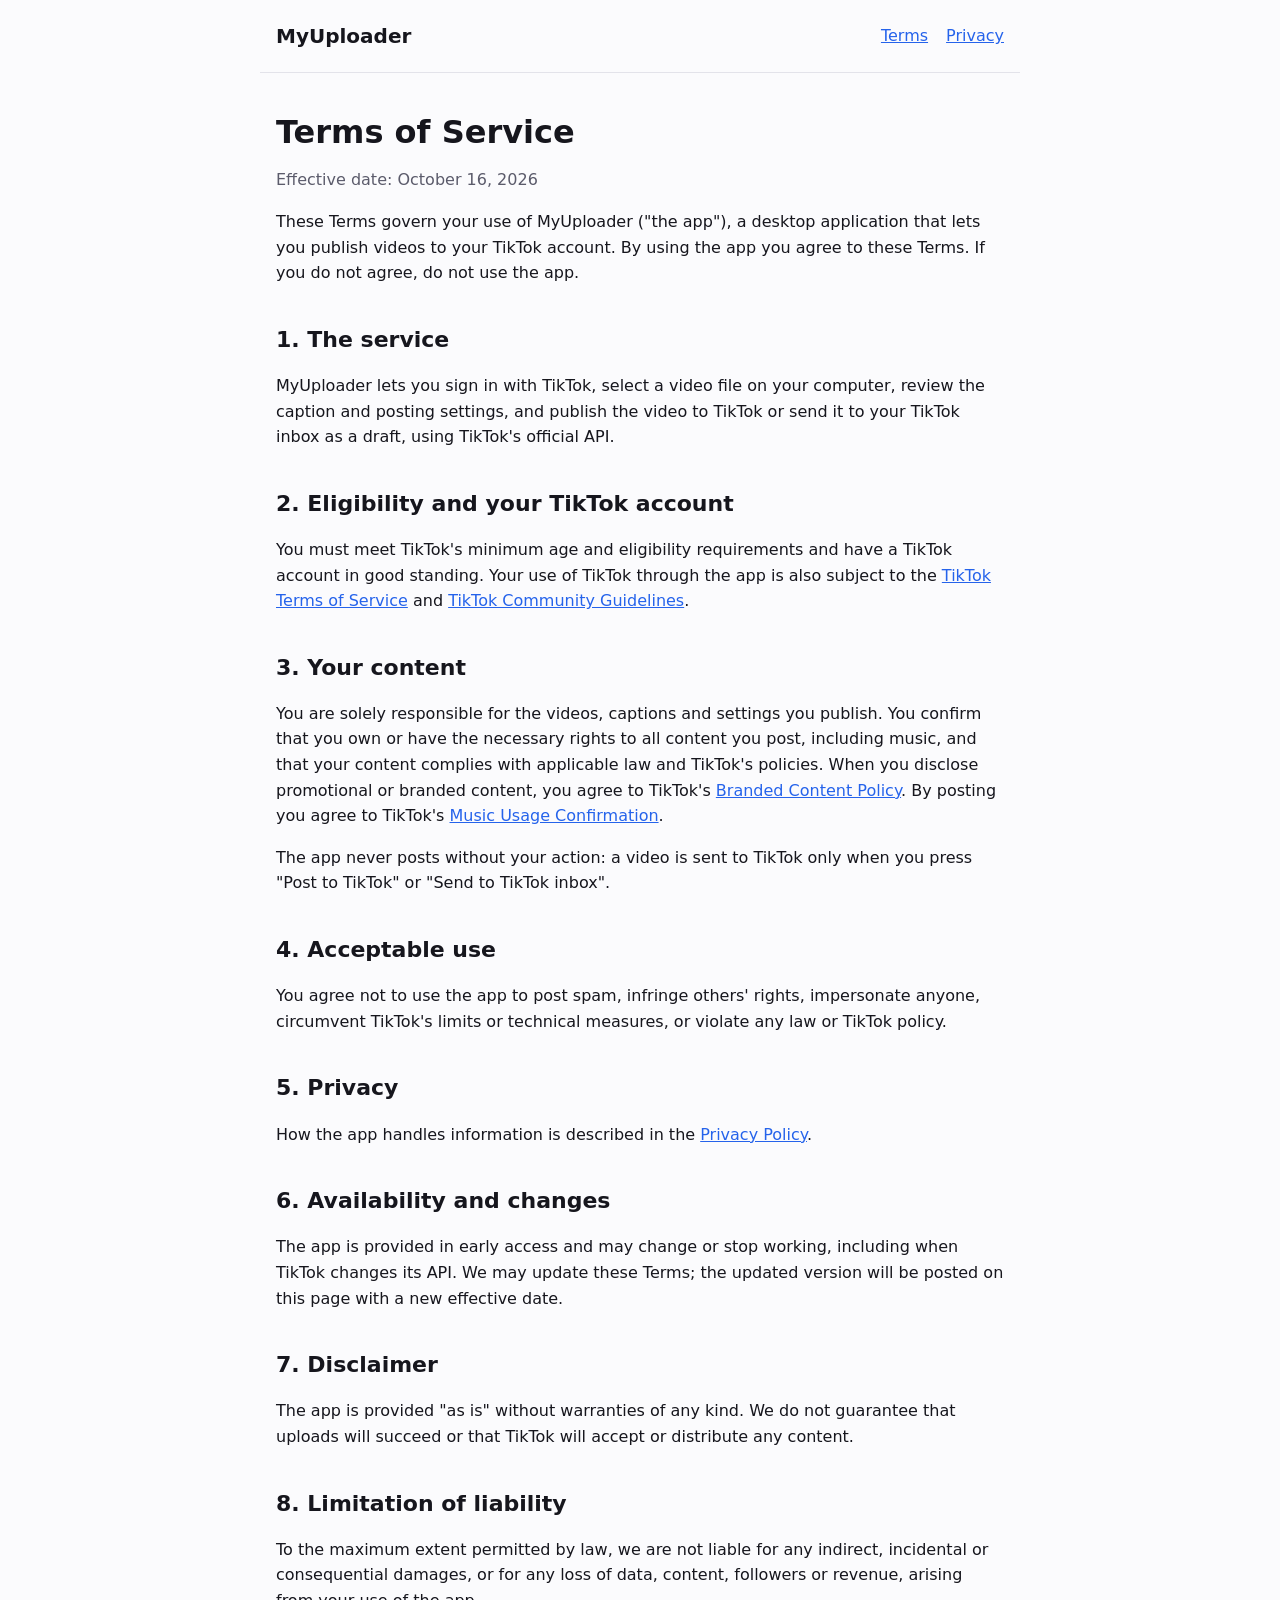
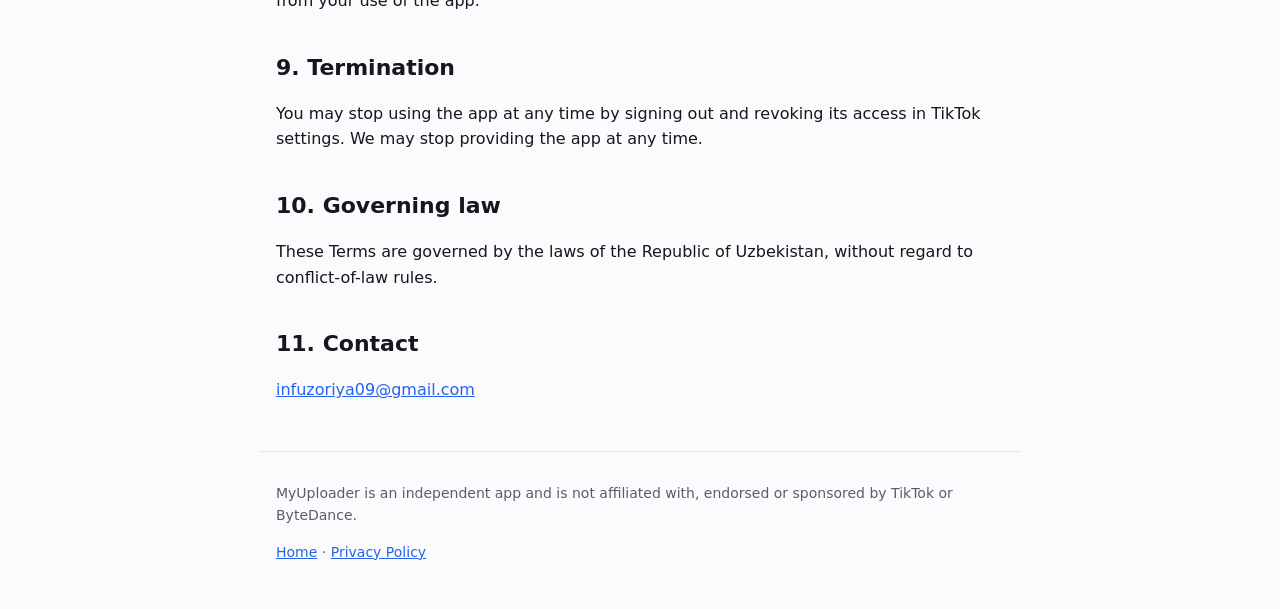
<file: terms.html>
<!doctype html>
<html lang="en">
<head>
<meta charset="utf-8">
<meta name="viewport" content="width=device-width, initial-scale=1">
<title>MyUploader — Terms of Service</title>
<link rel="stylesheet" href="style.css">
</head>
<body>
<header>
  <a class="logo" href="./">MyUploader</a>
  <nav><a href="terms.html">Terms</a><a href="privacy.html">Privacy</a></nav>
</header>
<main>
<h1>Terms of Service</h1>
<p class="muted">Effective date: October 16, 2026</p>

<p>These Terms govern your use of MyUploader ("the app"), a desktop application that lets you publish videos to your TikTok account. By using the app you agree to these Terms. If you do not agree, do not use the app.</p>

<h2>1. The service</h2>
<p>MyUploader lets you sign in with TikTok, select a video file on your computer, review the caption and posting settings, and publish the video to TikTok or send it to your TikTok inbox as a draft, using TikTok's official API.</p>

<h2>2. Eligibility and your TikTok account</h2>
<p>You must meet TikTok's minimum age and eligibility requirements and have a TikTok account in good standing. Your use of TikTok through the app is also subject to the <a href="https://www.tiktok.com/legal/terms-of-service">TikTok Terms of Service</a> and <a href="https://www.tiktok.com/community-guidelines">TikTok Community Guidelines</a>.</p>

<h2>3. Your content</h2>
<p>You are solely responsible for the videos, captions and settings you publish. You confirm that you own or have the necessary rights to all content you post, including music, and that your content complies with applicable law and TikTok's policies. When you disclose promotional or branded content, you agree to TikTok's <a href="https://www.tiktok.com/legal/page/global/bc-policy/en">Branded Content Policy</a>. By posting you agree to TikTok's <a href="https://www.tiktok.com/legal/page/global/music-usage-confirmation/en">Music Usage Confirmation</a>.</p>
<p>The app never posts without your action: a video is sent to TikTok only when you press "Post to TikTok" or "Send to TikTok inbox".</p>

<h2>4. Acceptable use</h2>
<p>You agree not to use the app to post spam, infringe others' rights, impersonate anyone, circumvent TikTok's limits or technical measures, or violate any law or TikTok policy.</p>

<h2>5. Privacy</h2>
<p>How the app handles information is described in the <a href="privacy.html">Privacy Policy</a>.</p>

<h2>6. Availability and changes</h2>
<p>The app is provided in early access and may change or stop working, including when TikTok changes its API. We may update these Terms; the updated version will be posted on this page with a new effective date.</p>

<h2>7. Disclaimer</h2>
<p>The app is provided "as is" without warranties of any kind. We do not guarantee that uploads will succeed or that TikTok will accept or distribute any content.</p>

<h2>8. Limitation of liability</h2>
<p>To the maximum extent permitted by law, we are not liable for any indirect, incidental or consequential damages, or for any loss of data, content, followers or revenue, arising from your use of the app.</p>

<h2>9. Termination</h2>
<p>You may stop using the app at any time by signing out and revoking its access in TikTok settings. We may stop providing the app at any time.</p>

<h2>10. Governing law</h2>
<p>These Terms are governed by the laws of the Republic of Uzbekistan, without regard to conflict-of-law rules.</p>

<h2>11. Contact</h2>
<p><a href="mailto:infuzoriya09@gmail.com">infuzoriya09@gmail.com</a></p>
</main>
<footer>
  <p>MyUploader is an independent app and is not affiliated with, endorsed or sponsored by TikTok or ByteDance.</p>
  <p><a href="./">Home</a> · <a href="privacy.html">Privacy Policy</a></p>
</footer>
</body>
</html>
</file>
<file: style.css>
:root { --bg: #fbfbfd; --fg: #16161d; --muted: #5b5b6b; --line: #e3e3ea; --accent: #2563eb; }
@media (prefers-color-scheme: dark) { :root { --bg: #111117; --fg: #ececf1; --muted: #a0a0b0; --line: #2a2a35; --accent: #7aa2ff; } }
* { box-sizing: border-box; }
body { margin: 0; background: var(--bg); color: var(--fg); font: 16px/1.6 system-ui, -apple-system, "Segoe UI", Roboto, sans-serif; }
header, main, footer { max-width: 760px; margin: 0 auto; padding: 0 16px; }
header { display: flex; justify-content: space-between; align-items: center; padding-top: 20px; padding-bottom: 20px; border-bottom: 1px solid var(--line); }
.logo { font-weight: 700; font-size: 20px; color: var(--fg); text-decoration: none; }
nav a { margin-left: 18px; }
a { color: var(--accent); }
h1 { font-size: 32px; line-height: 1.2; margin: 40px 0 12px; }
h2 { font-size: 22px; margin: 36px 0 8px; }
h3 { font-size: 17px; margin: 24px 0 4px; }
.hero p, .muted { color: var(--muted); }
.steps li { margin-bottom: 10px; }
footer { margin-top: 48px; padding-top: 16px; padding-bottom: 32px; border-top: 1px solid var(--line); color: var(--muted); font-size: 14px; }
.logo { display: inline-flex; align-items: center; gap: 10px; }
.logo img { border-radius: 9px; }
nav { display: flex; align-items: center; flex-wrap: wrap; justify-content: flex-end; gap: 6px 18px; }
nav a { margin-left: 0; }
.app-icon { display: block; border-radius: 26px; margin: 40px 0 0; box-shadow: 0 8px 24px rgba(79, 70, 229, .25); }
.hero h1 { margin-top: 16px; }
.tagline { font-size: 20px; font-weight: 600; color: var(--fg) !important; margin: 0 0 8px; }
.btn { display: inline-block; padding: 12px 22px; border-radius: 10px; background: linear-gradient(135deg, #2563eb, #7c3aed); color: #fff !important; font-weight: 600; text-decoration: none; border: 0; font-size: 16px; cursor: pointer; }
.btn.small { padding: 6px 14px; font-size: 15px; }
.btn:hover { filter: brightness(1.08); }
.login { max-width: 440px; margin: 56px auto; text-align: center; }
.login .app-icon { margin: 0 auto 16px; }
.login .btn { width: 100%; margin: 16px 0 8px; }
header { gap: 12px; }
</file>
